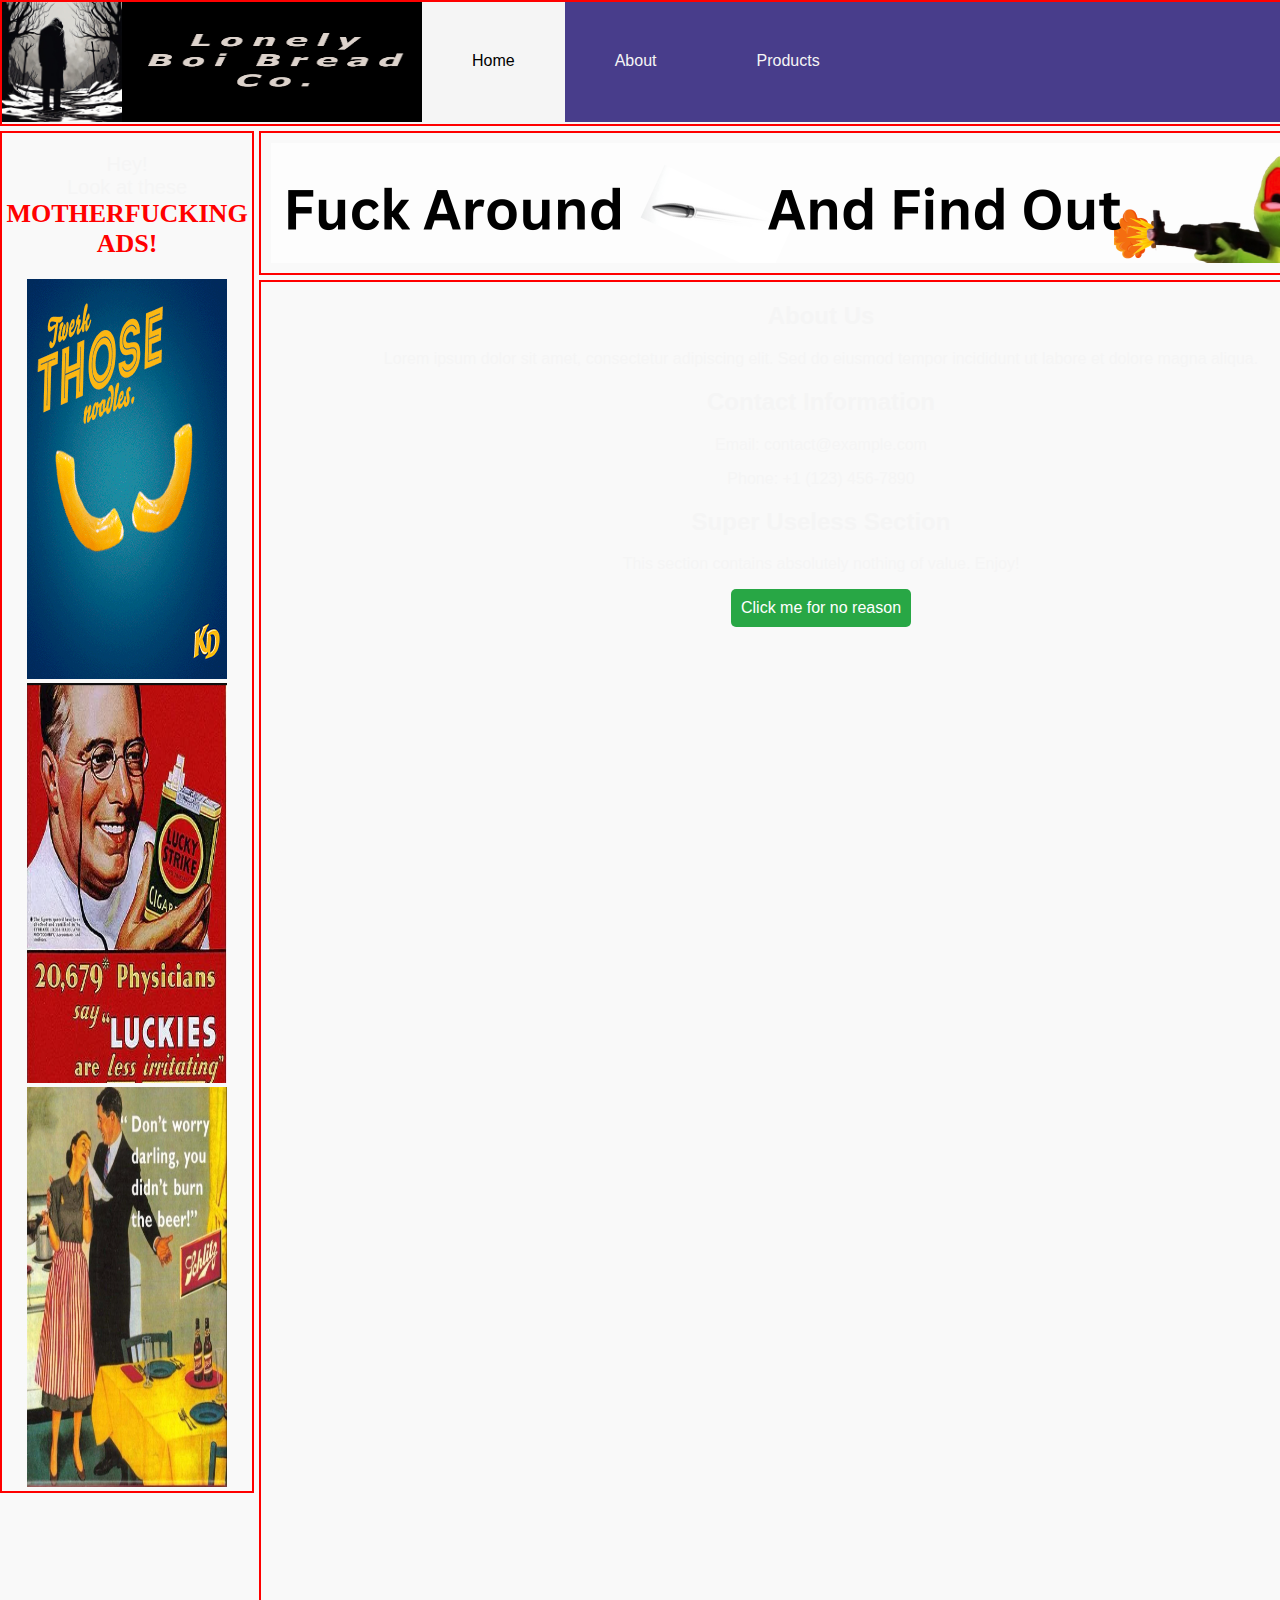
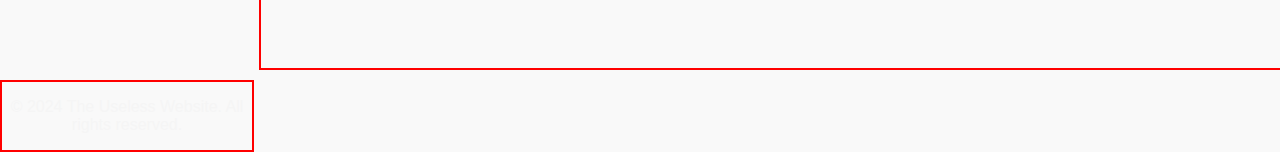
<file: index.html>
<!DOCTYPE html>
<html>
<head>
  <meta charset="UTF-8">
  <title>Hompage</title>
  <link rel="Stylesheet" href="styles.css">
</head>
<body>
<div class="grid-container">
  <div class="item1" id="header">
    <div class="header">
      <img src="./img/lonely_road_by_trever_thomas_dgmr1a8.jpg" alt="Logo" width="120px" height="120px">
      <img src="./img/lonely-boi-bread-co-name.png" alt="lonely-boi-bread-co-name" width="300px" height="120px">
      
      <a class="active" href="index.html">Home</a>
      <a class="link" href="./pages/about.html">About</a>
      
      <div class="dropdown">
          <a class="link" href="./pages/product.html"><span>Products</span></a>
          <div class="dropdown-content">
            <p><a class="sublink"  href="./pages/sourdoughs.html">Sourdoughs</a></p>
            <p><a class="sublink"  href="./pages/whiteysAndWheatys.html">Whiteys and Wheatys</a></p>
            <p><a class="sublink"  href="./pages/mystical-breads.html">Mystical Breads</a></p>
          </div>
      </div>
    </div>
  </div>
  
  <div class="item2" id="sidebar">
    <div>
      <p style="font-size: 20px;">Hey! <br> Look at these <br> <span class="mofo-ads">MOTHERFUCKING ADS!</p>
        <img src="./img/twerk-those-noodles-gif-ad.gif" alt="Twerk Those Noodle gif" width="200" height="400">
        <img src="./img/lucky-strike-ad.png" alt="ciggies are good" width="200" height="400">
        <img src="./img/didnt-burn-the-beer-ad.png" alt="Didn't Burn the Beer" width="200" height="400">
    </div>
    </div>    
  <div class="item3" id="banner">  
    <div id="banner">
      <div class="ad" id="ad1">
          <a href="./pages/product.html" >
              <img src="./img/Fuck Around And Find Out.png" alt="Ad 1" >
          </a>
      </div>
      <div class="ad" id="ad2">
          <a href="./pages/product.html" >
              <img src="./img/Save Money with Membership.png" alt="Ad 2">
          </a>
      </div>
      <div class="ad" id="ad3">
          <a href="./pages/product.html" >
              <img src="./img/We Get It..png" alt="Ad 2">
          </a>
      </div>
      <!-- Add more ad divs as needed -->

    </div>
  
  <script>
    const ads = document.querySelectorAll('.ad');
    let currentIndex = 0;

    function showNextAd() {
        ads.forEach(ad => ad.style.display = 'none');
        ads[currentIndex].style.display = 'block';
        currentIndex = (currentIndex + 1) % ads.length;
    }

    setInterval(showNextAd, 10000); // Change 5000 to the number of milliseconds you want for each rotation

    window.onload = showNextAd; 
  </script> 
  </div>
  <div class="item4" id="content">
    <!-- CONTENT -->
    <main>
        <section>     
          <h2>About Us</h2>
          <p>Lorem ipsum dolor sit amet, consectetur adipiscing elit. Sed do eiusmod tempor incididunt ut labore et dolore magna aliqua.</p>
        </section>
  
      <section>
          <h2>Contact Information</h2>
          <p>Email: contact@example.com</p>
          <p>Phone: +1 (123) 456-7890</p>
      </section>
  
      <div class="funny-div">
          <h2>Super Useless Section</h2>
          <p>This section contains absolutely nothing of value. Enjoy!</p>
          <button class="useless-button" onclick="alert('This button does nothing!')">Click me for no reason</button>
      </div>
  </main>
  </div>
  

  <!--NEEDS WORK!!!!!!!!!!!!!!!!!-->
<div class="item5" id="footer">
  <footer>
      <p>&copy; 2024 The Useless Website. All rights reserved.</p>
  </footer>
  </div>


</body>
</html>
</file>
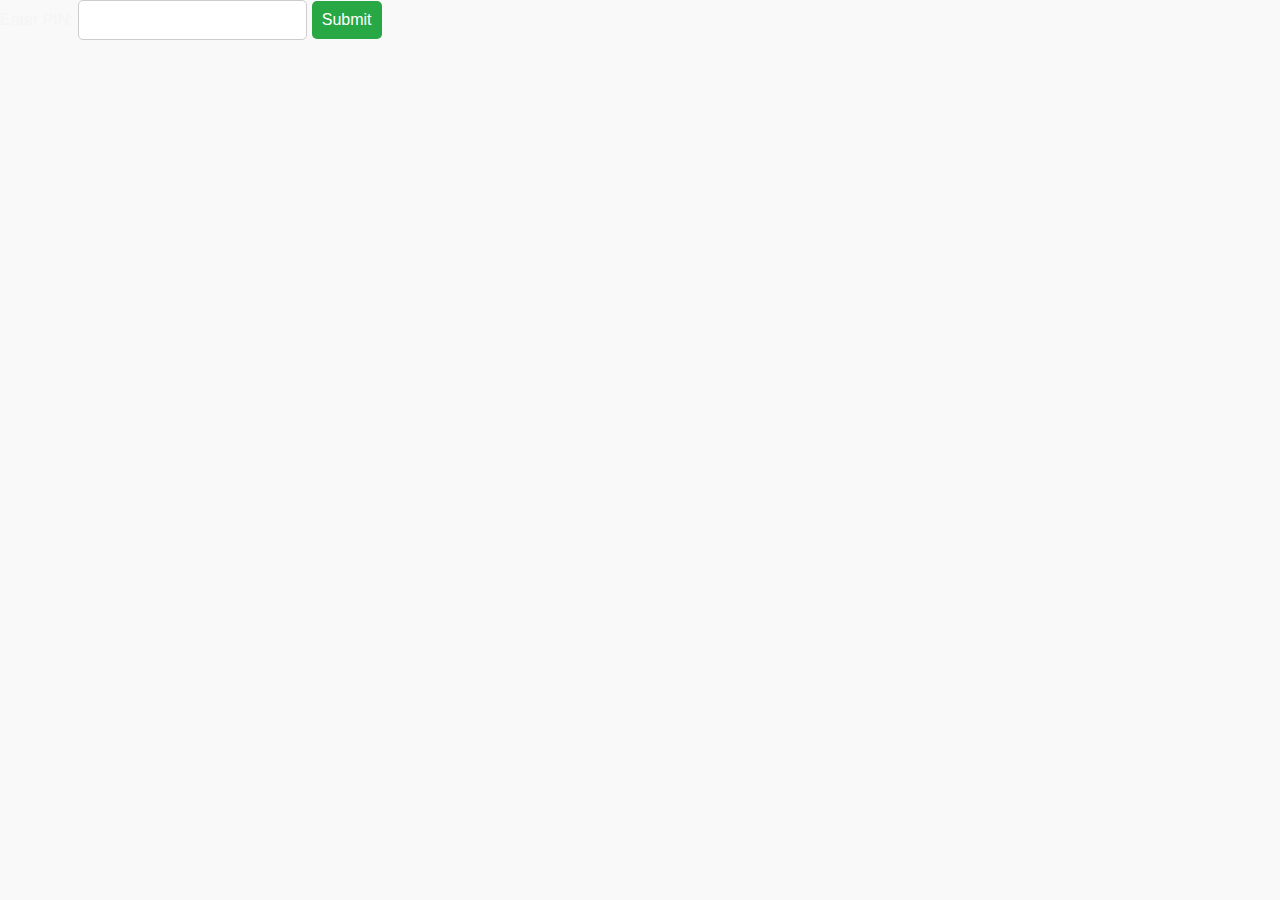
<file: testdoor.html>
<!DOCTYPE html>
<html lang="en">
<head>
    <meta charset="UTF-8">
    <meta name="viewport" cntent="width=device-width, initial-scale=1.0">
    <link rel="Stylesheet" href="styles.css">
    <title>Test These Nuts </title>
</head>
<body>
    
    <div class="pin-container">
        <label for="pinInput">Enter PIN:</label>
        <input type="password" id="pinInput" maxlength="4">
        <button onclick="submitPin()">Submit</button>
        <p id="message"></p>
    </div>

    <script src="script.js"></script>


</body>
</html>
</file>
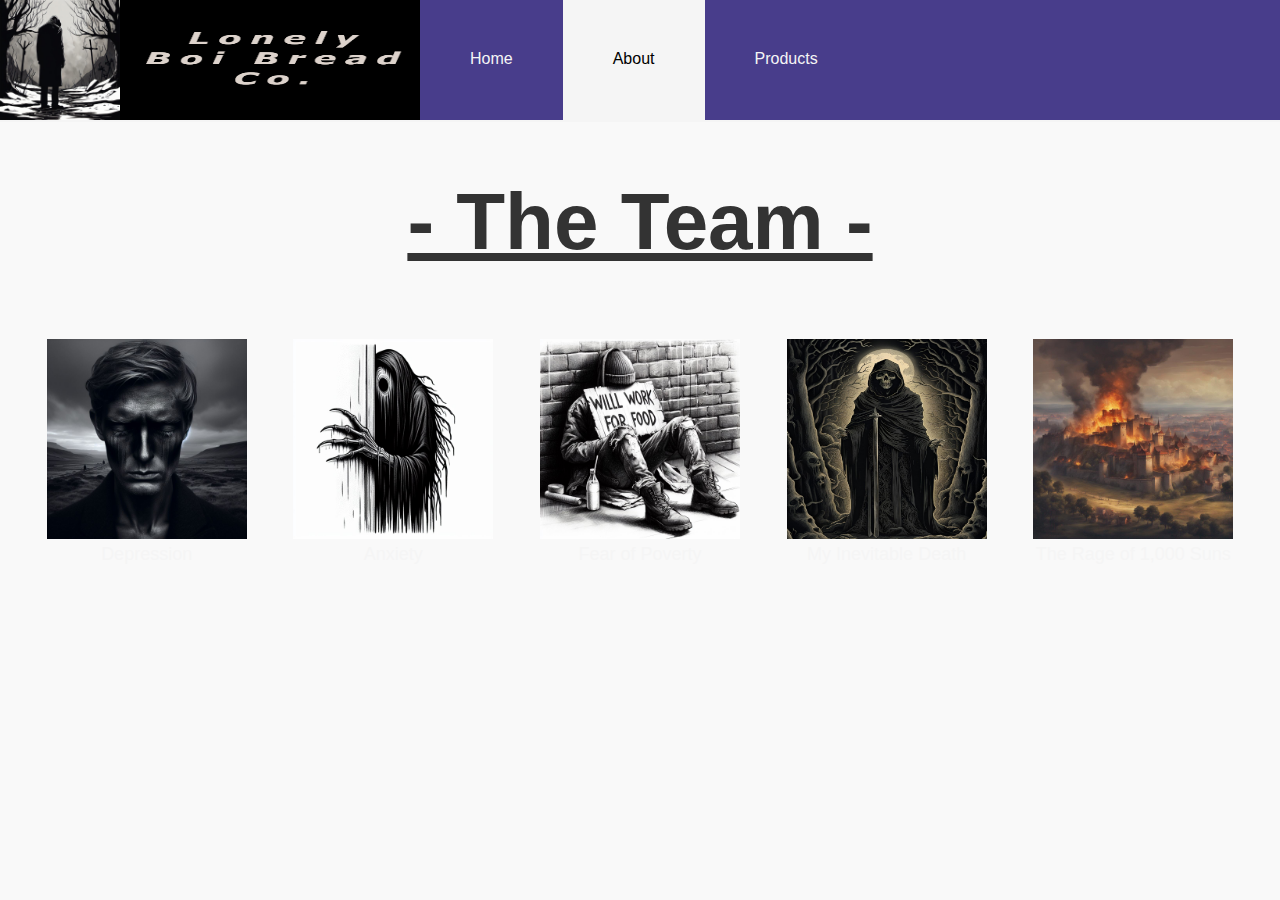
<file: pages/about.html>
<!DOCTYPE html>
<html>
<head>
  <meta charset="UTF-8">
  <title>About</title>
  <link rel="Stylesheet" href="../styles.css">
</head>
<body>

    <div class="header">
        <img src="../img/lonely_road_by_trever_thomas_dgmr1a8.jpg" alt="Logo" width="120px" height="120px">
        <img src="../img/lonely-boi-bread-co-name.png" alt="lonely-boi-bread-co-name" width="300px" height="120px">

        <a class="link" href="../index.html">Home</a>
        <a class="active" href="./about.html">About</a>

        <div class="dropdown">
            <a class="link" href="./product.html"><span>Products</span></a>
            <div class="dropdown-content">
                <p><a class="sublink" target="_blank" href="../pages/sourdoughs.html">Sourdoughs</a></p>
                <p><a class="sublink" target="_blank" href="../pages/whiteysAndWheatys.html">Whiteys and Wheatys</a></p>
                <p><a class="sublink" target="_blank" href="../pages/mystical-breads.html">Mystical Breads</a></p>
            </div>
        </div>
    </div>

    <div class="content">
        <h1 style="text-align: center; font-size: 80px; text-decoration: underline;">- The Team -</h1>
        <div class="container">
            <p class="teammate"> <img src="../img/depression the man.jpg" alt="depressy" width="200" height="200"><br>Depression</p>
            <p class="teammate"> <img src="../img/anxiety the myth 2.jpg" alt="anxiety" width="200" height="200"><br>Anxiety</p>
            <p class="teammate"> <img src="../img/poverty the legend.jpg" alt="Poory" width="200" height="200"><br>Fear of Poverty</p>
            <p class="teammate"> <img src="../img/Necromancer.jpg" alt="deady" width="200" height="200"><br>My Inevitable Death</p>
            <p class="teammate"> <img src="../img/dreamup_creation_by_trever_thomas_dgeilmq.jpg" alt="ragey" width="200" height="200"><br>The Rage of 1,000 Suns</p>
        </div>

    </div>

</body>
</html>
</file>
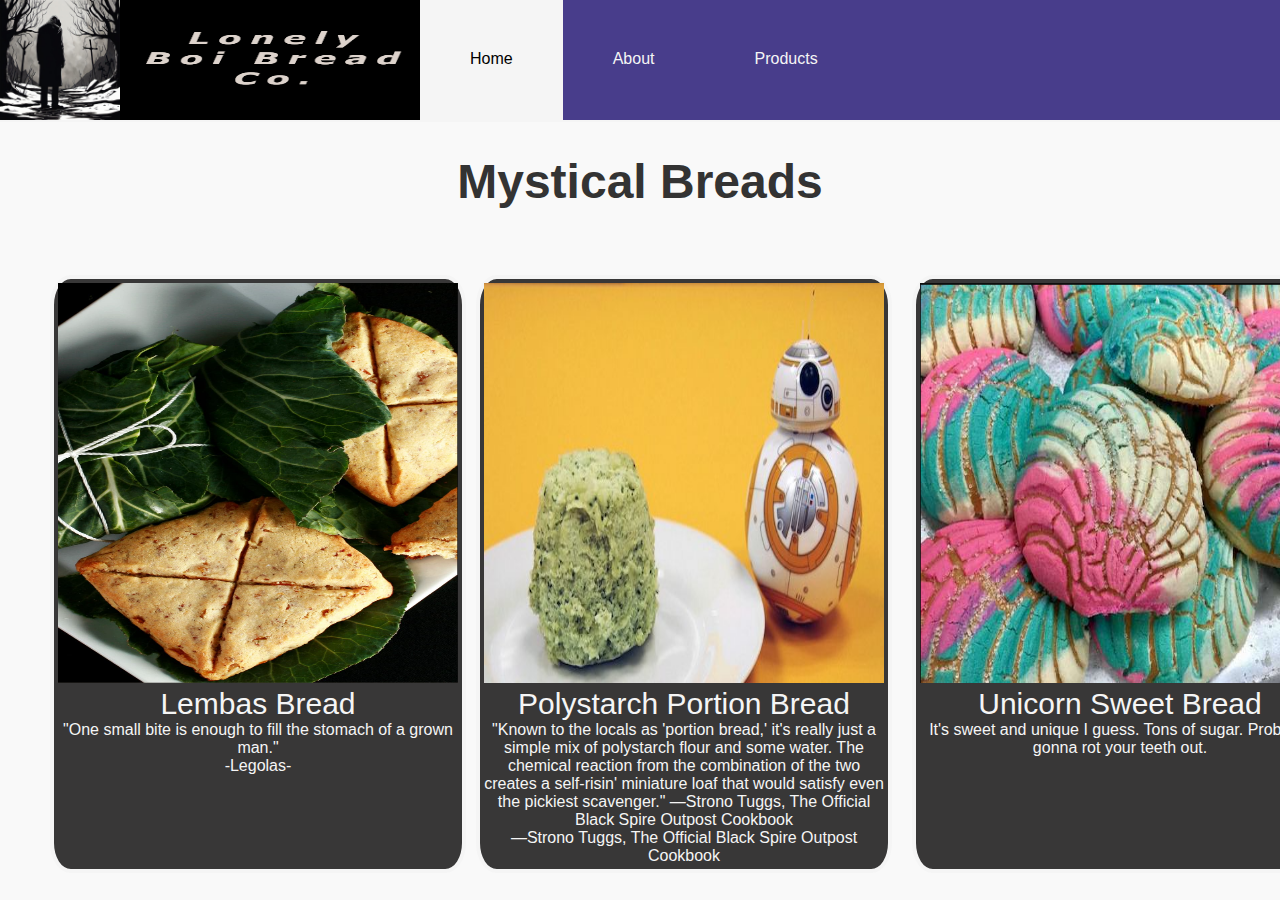
<file: pages/mystical-breads.html>
<!DOCTYPE html>
<html lang="en">
<head>
    <meta charset="UTF-8">
    <meta name="viewport" content="width=device-width, initial-scale=1.0">
    <title>Mystical Breads</title>
    <link rel="Stylesheet" href="../styles.css">
</head>
<body>

<div class="item1" id="header">
  <div class="header">
    <img src="../img/lonely_road_by_trever_thomas_dgmr1a8.jpg" alt="Logo" width="120px" height="120px">
    <img src="../img/lonely-boi-bread-co-name.png" alt="lonely-boi-bread-co-name" width="300px" height="120px">
    
    <a class="active" href="../index.html">Home</a>
    <a class="link" href="../pages/about.html">About</a>
    
    <div class="dropdown">
        <a class="link" href="../pages/product.html"><span>Products</span></a>
        <div class="dropdown-content">
          <p><a class="sublink"  href="../pages/sourdoughs.html">Sourdoughs</a></p>
          <p><a class="sublink"  href="../pages/whiteysAndWheatys.html">Whiteys and Wheatys</a></p>
          <p><a class="sublink"  href="../pages/mystical-breads.html">Mystical Breads</a></p>
        </div>
    </div>
  </div>
</div>


<div class="content">
  <h1 style="text-align: center; font-size: 48px;">Mystical Breads
  </h1>
  <div class="product-container">
  
      <p class="product">
          <a  href="../pages/mystical-breads.html">
          <img src="../img/lembas-bread.png" alt="lembas-bread" width="400" height="400">
          </a>
          <br>
          <a class="product-description"  href="../pages/mystical-breads.html"><span style="font-size: 30px;">Lembas Bread</span>
          <br> "One small bite is enough to fill the stomach of a grown man." <br> -Legolas-
          </a>
      </p>
  
      <p class="product">
          <a  href="../pages/mystical-breads.html">
              <img src="../img/reys-star-wars-bread.png" alt="Star Wars Peasant Bread" width="400" height="400">
          </a>
          <br>
          <a class="product-description"  href="../pages/mystical-breads.html"><span style="font-size: 30px;">Polystarch Portion Bread</span>
              <br> "Known to the locals as 'portion bread,' it's really just a simple mix of polystarch flour and some water. The chemical reaction from the combination of the two creates a self-risin' miniature loaf that would satisfy even the pickiest scavenger."
              ―Strono Tuggs, The Official Black Spire Outpost Cookbook <br> ―Strono Tuggs, The Official Black Spire Outpost Cookbook </p>

  
      <p class="product">
          <a  href="../pages/mystical-breads.html">
          <img src="../img/unicorn-sweet-bread.png" alt="unicorn-sweet-bread" width="400" height="400">
          </a>
          <br>
          <a class="product-description"  href="../pages/mystical-breads.html"><span style="font-size: 30px;">Unicorn Sweet Bread</span>
          <br> It's sweet and unique I guess. Tons of sugar. Probably gonna rot your teeth out.
          </a>
      </p> 
    
</body>
</html>
</file>
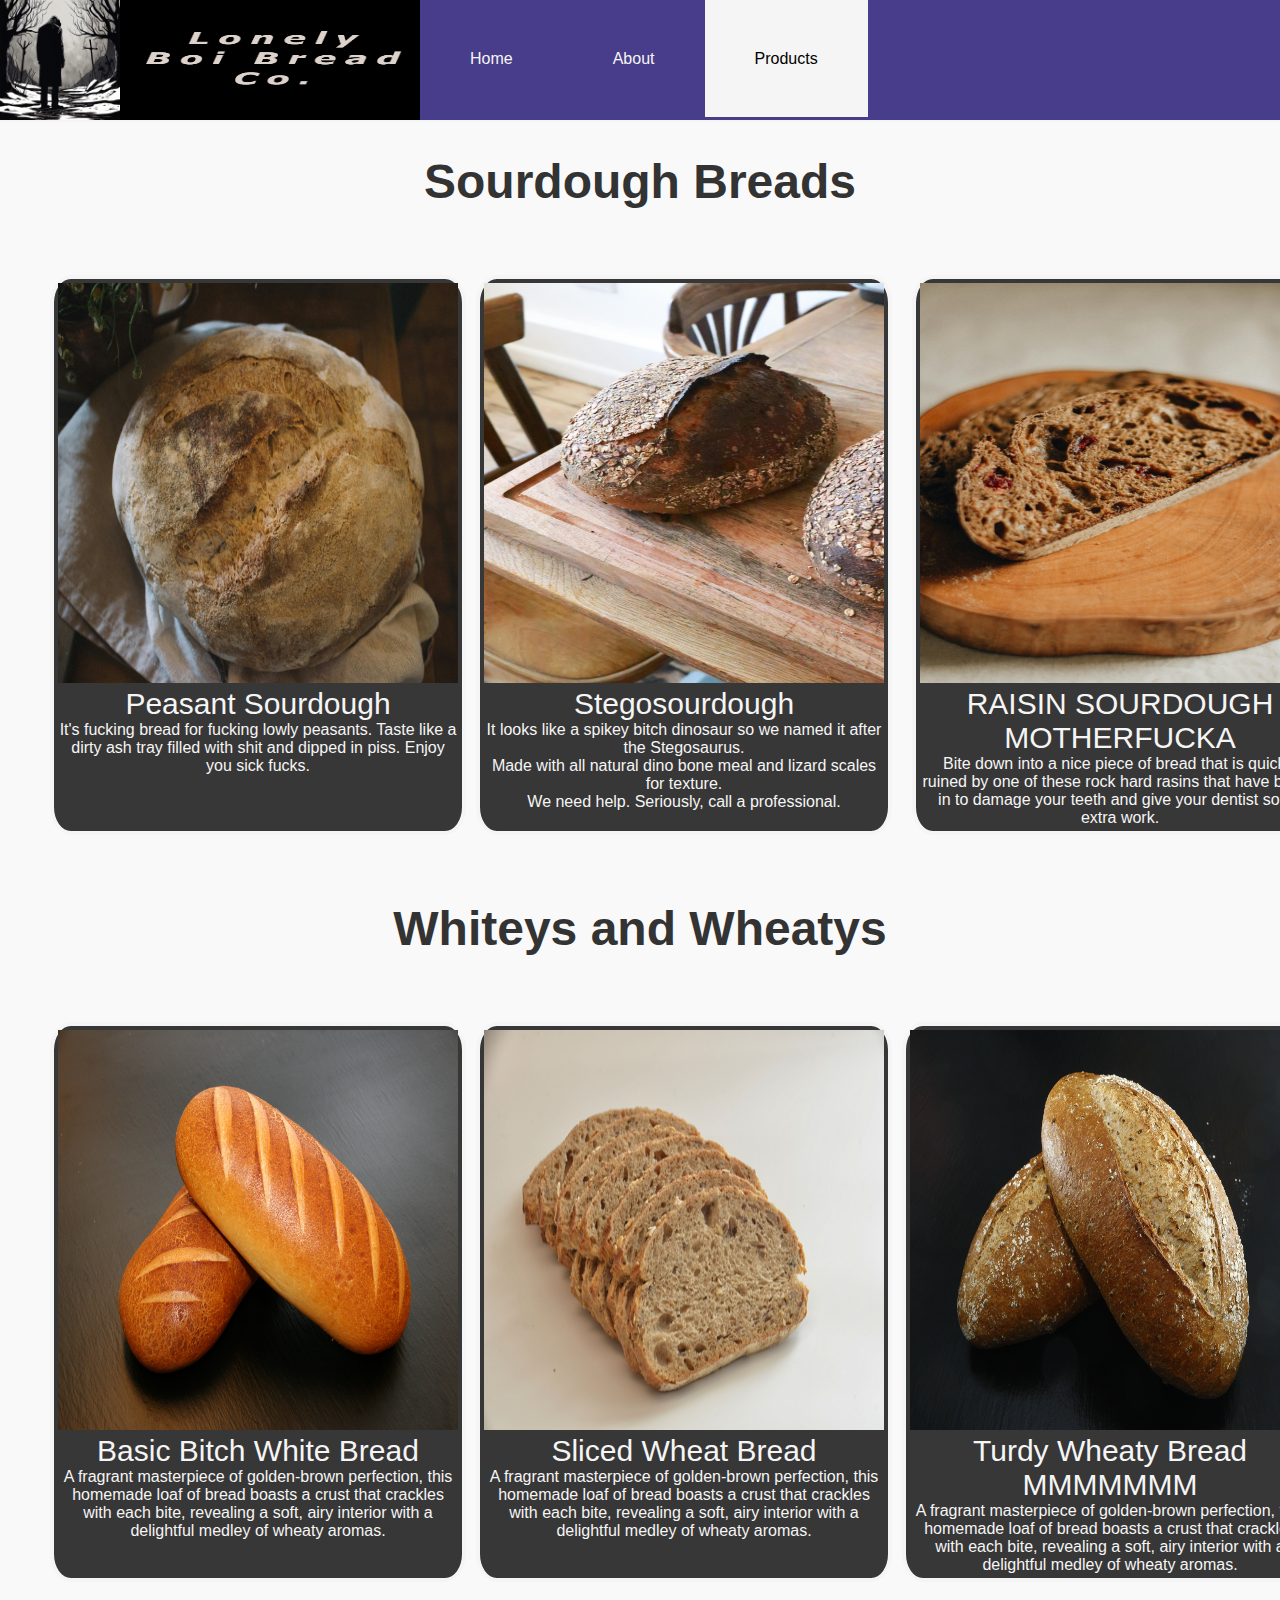
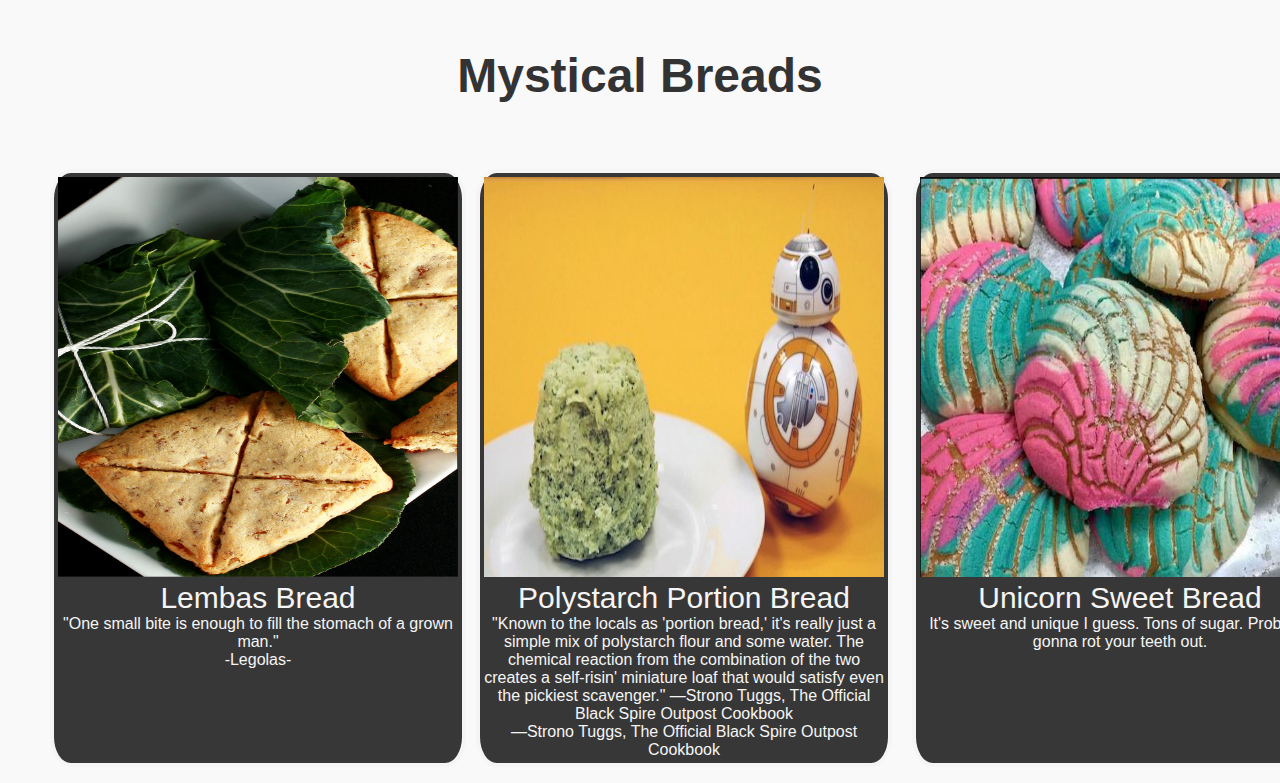
<file: pages/product.html>
<!DOCTYPE html>
<html lang="en">
<head>
    <meta charset="UTF-8">
    <meta name="viewport" content="width=device-width, initial-scale=1.0">
    <title>Products</title>
    <link rel="Stylesheet" href="../styles.css">
</head>
<body>
<div class="item1" id="header">
<div class="header">
    <img src="../img/lonely_road_by_trever_thomas_dgmr1a8.jpg" alt="Logo" width="120px" height="120px">
    <img src="../img/lonely-boi-bread-co-name.png" alt="lonely-boi-bread-co-name" width="300px" height="120px">
    
    <a class="link" href="../index.html">Home</a>
    <a class="link" href="../pages/about.html">About</a>
    
    <div class="dropdown">
        <a class="active" href="../pages/product.html"><span>Products</span></a>
        <div class="dropdown-content">
        <p><a class="sublink"  href="../pages/sourdoughs.html">Sourdoughs</a></p>
        <p><a class="sublink"  href="../pages/whiteysAndWheatys.html">Whiteys and Wheatys</a></p>
        <p><a class="sublink"  href="../pages/mystical-breads.html">Mystical Breads</a></p>
        </div>
    </div>
</div>

<div class="content">
<a class="clicky-product-header" href="sourdoughs.html">
<h1 style="text-align: center; font-size: 48px;">Sourdough Breads</h1>
</a>
<div class="product-container">

<p class="product">
<a  href="../pages/sourdoughs.html">
<img src="../img/peasant-sourdough.png" alt="peasant-sourdough" width="400" height="400">
</a>
<br>
<a class="product-description"  href="../pages/sourdoughs.html"><span style="font-size: 30px;">Peasant Sourdough</span>
<br> It's fucking bread for fucking lowly peasants. Taste like a dirty ash tray filled with shit and dipped in piss. Enjoy you sick fucks.</a>
</p>

<p class="product">
<a  href="../pages/sourdoughs.html">
<img src="../img/Stegosourdough.jpg" alt="Stegosourdough" width="400" height="400">
</a>
<br>
<a class="product-description"  href="../pages/sourdoughs.html"><span style="font-size: 30px;">Stegosourdough</span>
<br> It looks like a spikey bitch dinosaur so we named it after the Stegosaurus. <br> Made with all natural dino bone meal and lizard scales for texture. <br> We need help. Seriously, call a professional.
</p>

<p class="product">
<a  href="../pages/sourdoughs.html">
<img src="../img/raisin-sourdough.jpg" alt="raisin-sourdough" width="400" height="400">
</a>
<br>
<a class="product-description"  href="../pages/sourdoughs.html"><span style="font-size: 30px;">RAISIN SOURDOUGH MOTHERFUCKA</span>
<br> Bite down into a nice piece of bread that is quickly ruined by one of these rock hard rasins that have baked in to damage your teeth and give your dentist some extra work.</a>
</p>

</div>

<div class="content">
<a class="clicky-product-header" href="whiteysAndWheatys.html">
<h1 style="text-align: center; font-size: 48px;">Whiteys and Wheatys</h1>
</a>
<div class="product-container">

<p class="product">
<a  href="../pages/sourdoughs.html">
<img src="../img/bread1.jpg" alt="bread product 1" width="400" height="400">
</a>
<br>
<a class="product-description"  href="../pages/sourdoughs.html"><span style="font-size: 30px;">Basic Bitch White Bread</span>
<br> A fragrant masterpiece of golden-brown perfection, this homemade loaf of bread boasts a crust that crackles with each bite, revealing a soft, airy interior with a delightful medley of wheaty aromas.</a>
</p>

<p class="product">
<a  href="whiteysAndWheatys.html">
<img src="../img/bread2.jpg" alt="bread product 2" width="400" height="400">
</a>
<br>
<a class="product-description"  href="../pages/sourdoughs.html"><span style="font-size: 30px;">Sliced Wheat Bread</span>
<br> A fragrant masterpiece of golden-brown perfection, this homemade loaf of bread boasts a crust that crackles with each bite, revealing a soft, airy interior with a delightful medley of wheaty aromas.</a>
</p>

<p class="product">
<a  href="../pages/mystical-breads.html">
<img src="../img/bread3.jpg" alt="bread product 3" width="400" height="400">
</a>
<br>
<a class="product-description"  href="../pages/sourdoughs.html"><span style="font-size: 30px;">Turdy Wheaty Bread MMMMMMM</span>
<br> A fragrant masterpiece of golden-brown perfection, this homemade loaf of bread boasts a crust that crackles with each bite, revealing a soft, airy interior with a delightful medley of wheaty aromas.</a>
</p>

</div>


<div class="content">
<a class="clicky-product-header" href="mystical-breads.html">
<h1 style="text-align: center; font-size: 48px;">Mystical Breads</h1>
</a>
<div class="product-container">

<p class="product">
<a  href="../pages/mystical-breads.html">
<img src="../img/lembas-bread.png" alt="lembas-bread" width="400" height="400">
</a>
<br>
<a class="product-description"  href="../pages/mystical-breads.html"><span style="font-size: 30px;">Lembas Bread</span>
<br> "One small bite is enough to fill the stomach of a grown man." <br> -Legolas-
</a>
</p>

<p class="product">
<a  href="../pages/mystical-breads.html">
<img src="../img/reys-star-wars-bread.png" alt="Star Wars Peasant Bread" width="400" height="400">
</a>
<br>
<a class="product-description"  href="../pages/mystical-breads.html"><span style="font-size: 30px;">Polystarch Portion Bread</span>
<br> "Known to the locals as 'portion bread,' it's really just a simple mix of polystarch flour and some water. The chemical reaction from the combination of the two creates a self-risin' miniature loaf that would satisfy even the pickiest scavenger."
―Strono Tuggs, The Official Black Spire Outpost Cookbook <br> ―Strono Tuggs, The Official Black Spire Outpost Cookbook 
</p>


<p class="product">
<a  href="../pages/mystical-breads.html">
<img src="../img/unicorn-sweet-bread.png" alt="unicorn-sweet-bread" width="400" height="400">
</a>
<br>
<a class="product-description"  href="../pages/mystical-breads.html"><span style="font-size: 30px;">Unicorn Sweet Bread</span>
<br> It's sweet and unique I guess. Tons of sugar. Probably gonna rot your teeth out.
</a>
</p> 

</div>
</div>
</body>
</html>
</file>
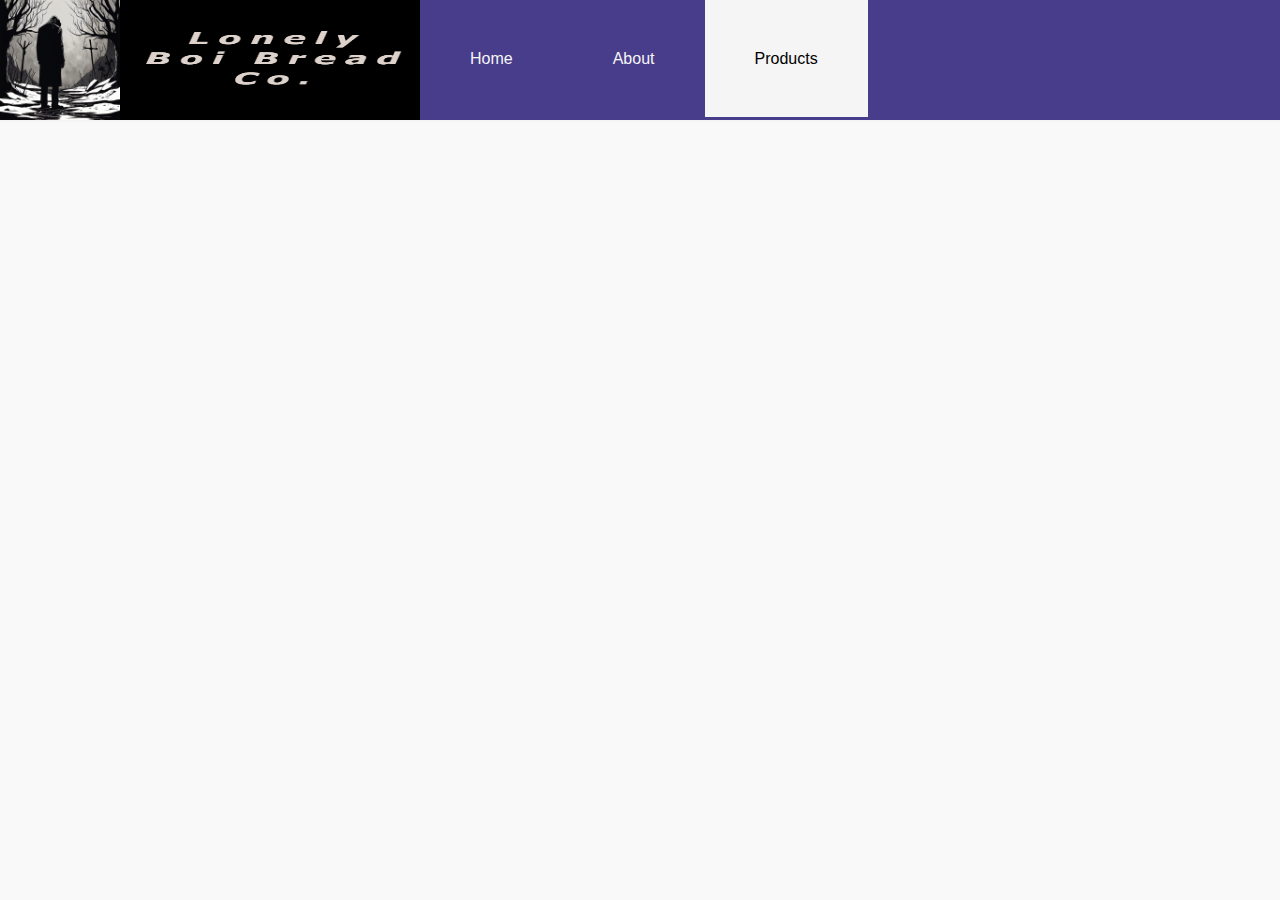
<file: pages/single-product-template.html>
<!DOCTYPE html>
<html lang="en">
<head>
    <meta charset="UTF-8">
    <meta name="viewport" content="width=device-width, initial-scale=1.0">
    <title>FUCKING PRODUCT NAME</title>
    <link rel="Stylesheet" href="../styles.css">
</head>
<body>
<div class="item1" id="header">
<div class="header">
    <img src="../img/lonely_road_by_trever_thomas_dgmr1a8.jpg" alt="Logo" width="120px" height="120px">
    <img src="../img/lonely-boi-bread-co-name.png" alt="lonely-boi-bread-co-name" width="300px" height="120px">
    
    <a class="link" href="../index.html">Home</a>
    <a class="link" href="../pages/about.html">About</a>
    
    <div class="dropdown">
        <a class="active" href="../pages/product.html"><span>Products</span></a>
        <div class="dropdown-content">
        <p><a class="sublink"  href="../pages/sourdoughs.html">Sourdoughs</a></p>
        <p><a class="sublink"  href="../pages/whiteysAndWheatys.html">Whiteys and Wheatys</a></p>
        <p><a class="sublink"  href="../pages/mystical-breads.html">Mystical Breads</a></p>
        </div>
    </div>
</div>
    
<!--Make sure you change the link to the individual products to this page-->





</body>
</html>
</file>
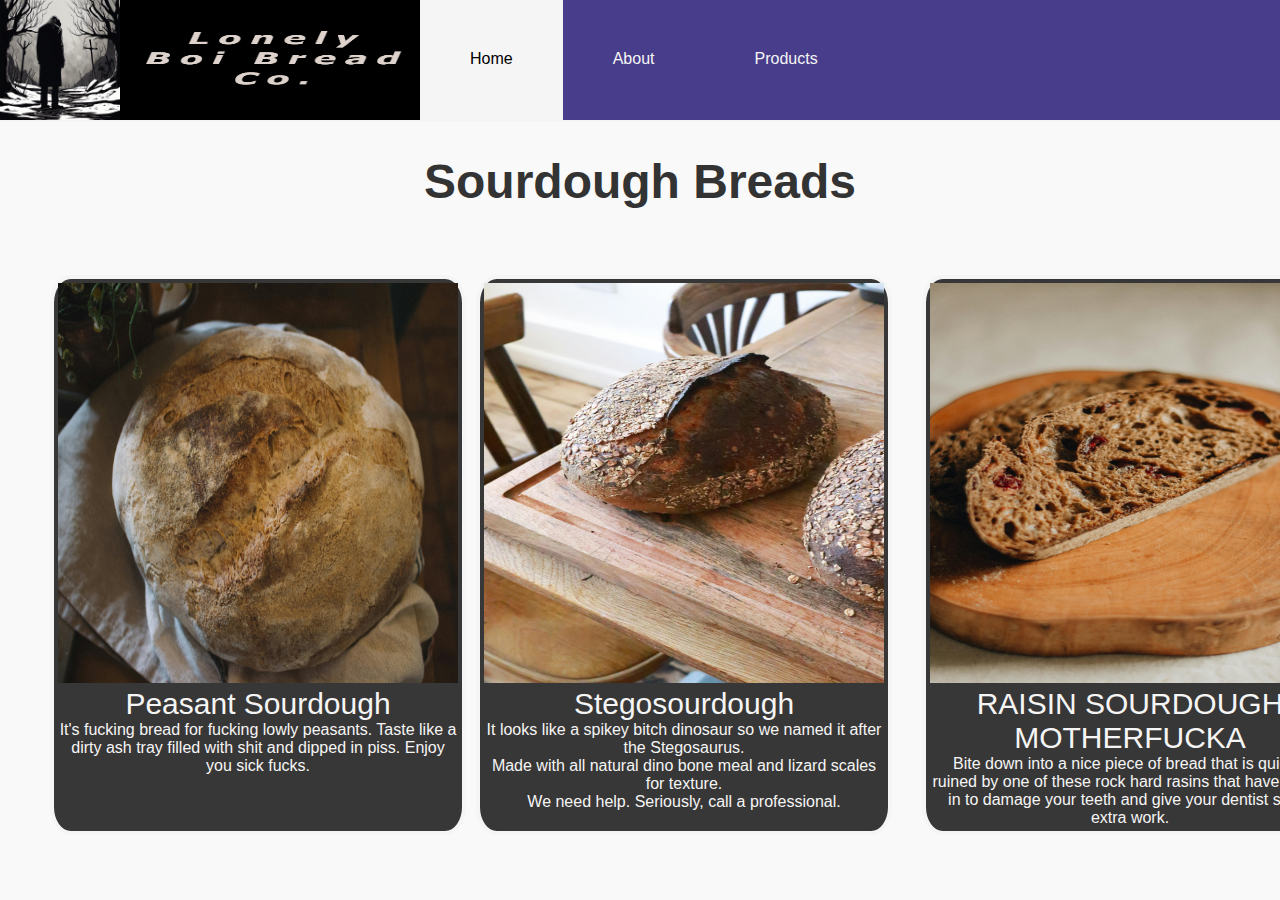
<file: pages/sourdoughs.html>
<!DOCTYPE html>
<html lang="en">
<head>
    <meta charset="UTF-8">
    <meta name="viewport" content="width=device-width, initial-scale=1.0">
    <title>Sourdoughs</title>
    <link rel="Stylesheet" href="../styles.css">
</head>
<body>
    <div class="item1" id="header">
        <div class="header">
          <img src="../img/lonely_road_by_trever_thomas_dgmr1a8.jpg" alt="Logo" width="120px" height="120px">
          <img src="../img/lonely-boi-bread-co-name.png" alt="lonely-boi-bread-co-name" width="300px" height="120px">
          
          <a class="active" href="../index.html">Home</a>
          <a class="link" href="../pages/about.html">About</a>
          
          <div class="dropdown">
              <a class="link" href="../pages/product.html"><span>Products</span></a>
              <div class="dropdown-content">
                <p><a class="sublink"  href="../pages/sourdoughs.html">Sourdoughs</a></p>
                <p><a class="sublink"  href="../pages/whiteysAndWheatys.html">Whiteys and Wheatys</a></p>
                <p><a class="sublink"  href="../pages/mystical-breads.html">Mystical Breads</a></p>
              </div>
          </div>
        </div>
      </div>

<div class="content">
<h1 style="text-align: center; font-size: 48px;">Sourdough Breads</h1>
    <div class="product-container">

        <p class="product">
            <a  href="../pages/product-pages/peasant-sourdough.html">
            <img src="../img/peasant-sourdough.png" alt="peasant-sourdough" width="400" height="400">
            </a>
            <br>
            <a class="product-description"  href="../pages/product-pages/peasant-sourdough.html"><span style="font-size: 30px;">Peasant Sourdough</span>
            <br> It's fucking bread for fucking lowly peasants. Taste like a dirty ash tray filled with shit and dipped in piss. Enjoy you sick fucks.</a>
        </p>

        <p class="product">
            <a  href="../pages/sourdoughs.html">
            <img src="../img/Stegosourdough.jpg" alt="Stegosourdough" width="400" height="400">
            </a>
            <br>
            <a class="product-description"  href="../pages/sourdoughs.html"><span style="font-size: 30px;">Stegosourdough</span>
            <br> It looks like a spikey bitch dinosaur so we named it after the Stegosaurus. <br> Made with all natural dino bone meal and lizard scales for texture. <br> We need help. Seriously, call a professional.</p>
            </a>
        </p>

        <p class="product">
            <a  href="../pages/sourdoughs.html">
            <img src="../img/raisin-sourdough.jpg" alt="raisin-sourdough" width="400" height="400">
            </a>
            <br>
            <a class="product-description"  href="../pages/sourdoughs.html"><span style="font-size: 30px;">RAISIN SOURDOUGH MOTHERFUCKA</span>
            <br> Bite down into a nice piece of bread that is quickly ruined by one of these rock hard rasins that have baked in to damage your teeth and give your dentist some extra work.
            </a>
        </p>

    </div>
</div>    
</body>
</html>
</file>
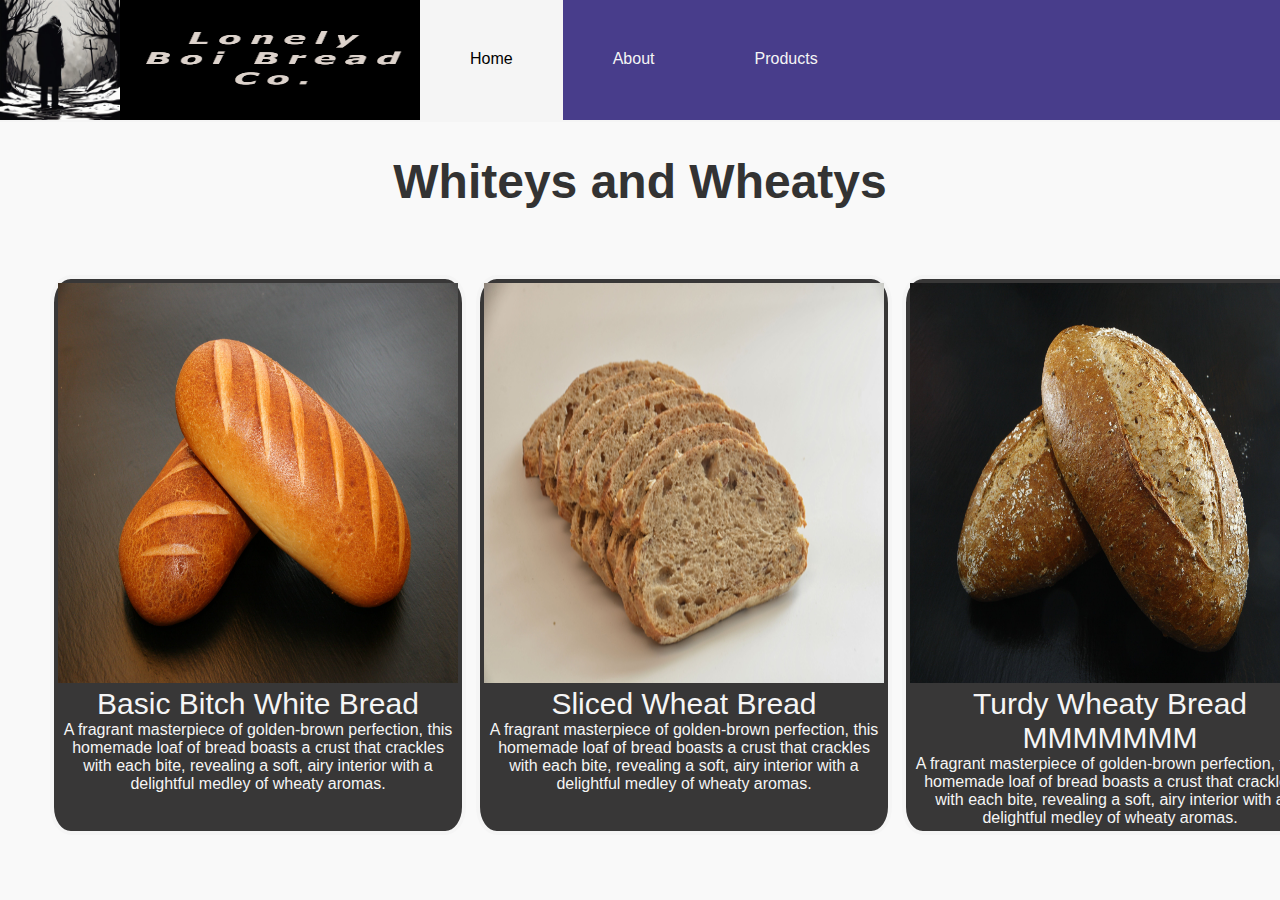
<file: pages/whiteysAndWheatys.html>
<!DOCTYPE html>
<html lang="en">
<head>
    <meta charset="UTF-8">
    <meta name="viewport" content="width=device-width, initial-scale=1.0">
    <title>Whiteys and Wheatys</title>
    <link rel="Stylesheet" href="../styles.css">
</head>
<body>
    <div class="item1" id="header">
        <div class="header">
          <img src="../img/lonely_road_by_trever_thomas_dgmr1a8.jpg" alt="Logo" width="120px" height="120px">
          <img src="../img/lonely-boi-bread-co-name.png" alt="lonely-boi-bread-co-name" width="300px" height="120px">
          
          <a class="active" href="../index.html">Home</a>
          <a class="link" href="../pages/about.html">About</a>
          
          <div class="dropdown">
              <a class="link" href="../pages/product.html"><span>Products</span></a>
              <div class="dropdown-content">
                <p><a class="sublink"  href="../pages/sourdoughs.html">Sourdoughs</a></p>
                <p><a class="sublink"  href="../pages/whiteysAndWheatys.html">Whiteys and Wheatys</a></p>
                <p><a class="sublink"  href="../pages/mystical-breads.html">Mystical Breads</a></p>
              </div>
          </div>
        </div>
      </div>

      <div class="content">
        <h1 style="text-align: center; font-size: 48px;">Whiteys and Wheatys</h1>
            <div class="product-container">

                <p class="product">
                    <a  href="../pages/sourdoughs.html">
                        <img src="../img/bread1.jpg" alt="bread product 1" width="400" height="400">
                    </a>
                    <br>
                    <a class="product-description"  href="../pages/sourdoughs.html"><span style="font-size: 30px;">Basic Bitch White Bread</span>
                        <br> A fragrant masterpiece of golden-brown perfection, this homemade loaf of bread boasts a crust that crackles with each bite, revealing a soft, airy interior with a delightful medley of wheaty aromas.</a>
                </p>

                <p class="product">
                    <a  href="whiteysAndWheatys.html">
                        <img src="../img/bread2.jpg" alt="bread product 2" width="400" height="400">
                    </a>
                    <br>
                    <a class="product-description"  href="../pages/sourdoughs.html"><span style="font-size: 30px;">Sliced Wheat Bread</span>
                        <br> A fragrant masterpiece of golden-brown perfection, this homemade loaf of bread boasts a crust that crackles with each bite, revealing a soft, airy interior with a delightful medley of wheaty aromas.</a>
                </p>

                <p class="product">
                    <a  href="../pages/mystical-breads.html">
                        <img src="../img/bread3.jpg" alt="bread product 3" width="400" height="400">
                    </a>
                    <br>
                    <a class="product-description"  href="../pages/sourdoughs.html"><span style="font-size: 30px;">Turdy Wheaty Bread MMMMMMM</span>
                        <br> A fragrant masterpiece of golden-brown perfection, this homemade loaf of bread boasts a crust that crackles with each bite, revealing a soft, airy interior with a delightful medley of wheaty aromas.</a>
                </p>

            </div>
    </div>
    


</body>
</html>
</file>
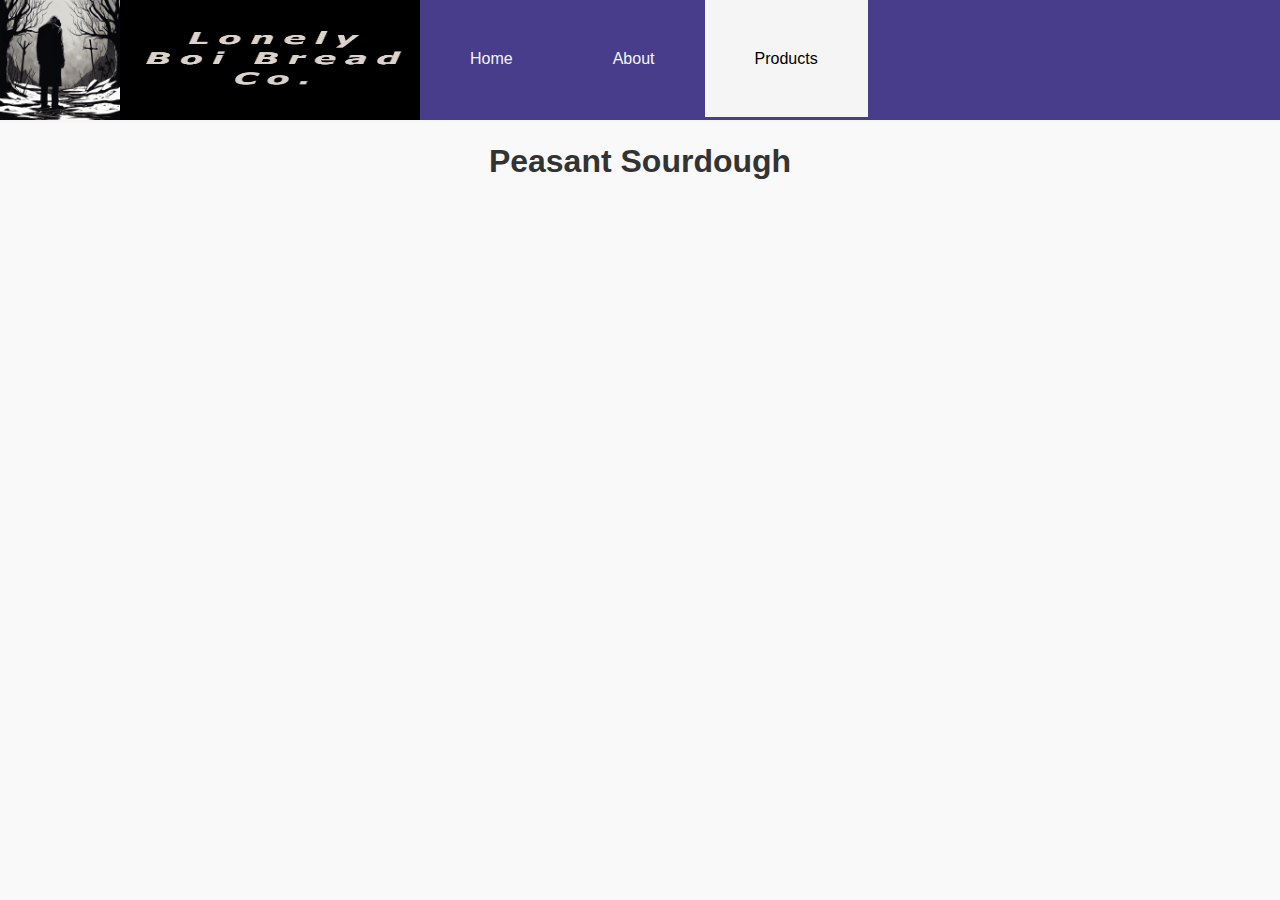
<file: pages/product-pages/peasant-sourdough.html>
<!DOCTYPE html>
<html lang="en">
<head>
    <meta charset="UTF-8">
    <meta name="viewport" content="width=device-width, initial-scale=1.0">
    <title>FUCKING PRODUCT NAME</title>
    <link rel="Stylesheet" href="../../styles.css">
</head>
<body>
<div class="item1" id="header">
<div class="header">
    <img src="../../img/lonely_road_by_trever_thomas_dgmr1a8.jpg" alt="Logo" width="120px" height="120px">
    <img src="../../img/lonely-boi-bread-co-name.png" alt="lonely-boi-bread-co-name" width="300px" height="120px">
    
    <a class="link" href="../../index.html">Home</a>
    <a class="link" href="../../pages/about.html">About</a>
    
    <div class="dropdown">
        <a class="active" href="../../pages/product.html"><span>Products</span></a>
        <div class="dropdown-content">
        <p><a class="sublink"  href="../../pages/sourdoughs.html">Sourdoughs</a></p>
        <p><a class="sublink"  href="../../pages/whiteysAndWheatys.html">Whiteys and Wheatys</a></p>
        <p><a class="sublink"  href="../../pages/mystical-breads.html">Mystical Breads</a></p>
        </div>
    </div>
</div>
    
<!--Make sure you change the link to the individual products to this page-->


<h1> Peasant Sourdough</h1>


</body>
</html>
</file>
<file: styles.css>
@font-face {
    font-family: Ubuntu;
    src: url(../fonts/Ubuntu/Ubuntu-Regular.ttf)
}

body {
  font-family: Ubuntu;
  background-color: black;
  color: whitesmoke;    
  height: 100vh;
  margin: 0;
}
.grid-container {
  display: grid;
  grid-template-columns: auto auto auto ;
  grid-template-rows: auto auto;
  gap: 5px;
  
}

.grid-container > div {
  border: red solid 2px;
  text-align: center;
  
}

/* item1 = header / item2 = sidebar / item3 = banner / item4 = content */

.item1 {
  grid-column: 1 / 15;
}

.item2 {
  grid-column: 1 / 2;
  grid-row: 2 / 4;
  width: 250px;
}

.item3 {
  grid-column: 2/ 15;
  grid-row: 2;
  padding: 10px;
  height: 120px;
}

.item4 {
  grid-column: 2 / 15;
  grid-row: 3 / 5;
}

.item5 {

  grid-row: 6;
}

.dropdown {
  position: relative;
  display: inline-block;
  padding-top: 50px;
  
}
  
.dropdown-content {
  display: none;
  position: absolute;
  background-color: whitesmoke;
  min-width: 160px;
  box-shadow: 0px 8px 16px 0px rgba(0,0,0,0.2);
  padding: 12px 16px;
  z-index: 1;
}

.dropdown:hover .dropdown-content {
  display: block;
  margin-top: 30px;
}

.link {
  color: whitesmoke;
  padding: 50px;
}

.link:hover {
  background-color: rgb(88, 81, 134);
}

.active {
  background-color: whitesmoke;
  color: black;
  padding: 50px;
}
ul {
  list-style: none;
  
}

a {
  text-decoration: none;
}

.header {
  background-color: darkslateblue;
  display: flex;
  flex-shrink: 0;
}

.clicky-product-header {
  color: whitesmoke;
}

.clicky-product-header:hover {
  color: slateblue;
  -webkit-text-stroke-color: whitesmoke;
  -webkit-text-stroke-width: 1px;
}

.sublink {
  color: black;
}

.sublink:hover {
  background-color: lightgray;
}

.header {
  color: whitesmoke;
  border-bottom: whitesmoke solid 2px;
}

.container {
  display: flex;
  flex-shrink: 0;
  justify-content: space-evenly;
  text-align: center;
  font-size: 18px;
  margin-top: 0;
}

.product-container {
  display: flex;
  flex-shrink: 0;
  justify-content: space-evenly;
  margin: 50px;
  gap: 10px;
}

.product {
  flex: 1;
  text-align: center;
  border: whitesmoke solid 4px;
  border-radius: 5%;
  padding: 4px;
  background-color: rgb(56, 55, 55);
}

.product:hover, .product-description:hover {
  border-color: darkslateblue;
  color: slateblue;
}

.product-description {
    color: whitesmoke;
}

.mofo-ads { 
  font-size: 26px; 
  font-weight: 900;
  font-family: serif; 
  color:red;
  text-align: center; 
  animation: animate .75s linear infinite; 
}

@keyframes animate { 
  0% { 
      opacity: 0; 
  } 

  50% { 
      opacity: 0.7; 
  } 

  100% { 
      opacity: 0; 
  } 
} 


/*Single Product CSS*/

.singprod {
  display: grid;
  grid-template-columns: repeat(5, 1fr);
  grid-template-rows: repeat(5, 1fr);
  grid-column-gap: 0px;
  grid-row-gap: 0px;
  border: blue solid 2px;
  padding: 5px;
}

/* TITLE SECTION */  
.title { 
  grid-area: 1 / 1 / 2 / 6; 
  border: red solid 2px;
}

.product-title {
  font-size: 70px;
  text-align: center;
    align-content: center;
}

.transaction-links {
  display: flex;
  justify-content: left;
  align-items: center;
  padding-left: 200px;
  gap: 5px;
}

.linky {
  color: lightgray;
}
  
/* SIDE MENU */
.side-menu { 
  grid-area: 2 / 1 / 6 / 2;
  padding: 15px;
  border: red solid 2px;
}


/* Image Section */  
.image-section { 
  grid-area: 2 / 2 / 4 / 4; 
  padding: 15px;
  border: red solid 2px;
}


.image-gallery {
  display: flex;
  flex-direction: column;
  align-items: center;
}

.main-image-container {
  position: relative;
  width: 500px;
  height: 500px;
  overflow: hidden;
  border: 1px solid #ccc;
  margin-bottom: 20px; 
}

.main-image-container img {
  width: 100%;
  height: 100%;
  object-fit: cover;
  transition: transform 0.3s ease, left 0.3s ease, top 0.3s ease;
  position: absolute;
}

.thumbnail-container {
  display: flex;
  gap: 10px;
}

.thumbnail-container img {
  width: 100px;
  height: 100px;
  object-fit: cover;
  cursor: pointer;
  border: 1px solid #ccc;
  transition: border 0.3s ease;
}

.thumbnail-container img:hover {
  border: 1px solid #000;
}

/* Description And Add To Cart */ 
.description-cart { 
  grid-area: 2 / 4 / 4 / 6; 
  padding: 15px;
  border: red solid 2px;
}

.add-to-cart {
  background-color: darkslateblue;
  color: whitesmoke;
  padding: 10px 20px;
  margin-top: 50px;
  margin-left: 20px;
  border: whitesmoke solid 2px;
  cursor: pointer;
  font-size: 16px;
}

.add-to-cart:hover {
  background-color: slateblue;
}

.add-to-wishlist {
  background-color: darkslateblue;
  color: whitesmoke;
  padding: 10px 20px;
  border: whitesmoke solid 2px;
  cursor: pointer;
  font-size: 16px;
}

.add-to-wishlist:hover {
  background-color: slateblue;
}

/* Reviews */  
.reviews { 
  grid-area: 4 / 2 / 6 / 6; 
  padding: 15px;
  border: red solid 2px;
  text-align: center;
}

body {
  font-family: Arial, sans-serif;
  background-color: #f9f9f9;
  margin: 0;
  padding: 0;
}

.review-container {
  max-width: 600px;
  margin: 50px auto;
  padding: 20px;
  background-color: white;
  box-shadow: 0 0 10px rgba(0, 0, 0, 0.1);
}

h1 {
  text-align: center;
  color: #333;
}

form {
  display: flex;
  flex-direction: column;
}

input, textarea {
  margin-bottom: 10px;
  padding: 10px;
  font-size: 16px;
  border: 1px solid #ccc;
  border-radius: 5px;
}

button {
  padding: 10px;
  font-size: 16px;
  background-color: #28a745;
  color: white;
  border: none;
  border-radius: 5px;
  cursor: pointer;
}

button:hover {
  background-color: #218838;
}

#reviews {
  margin-top: 20px;
}

.review {
  background-color: #f1f1f1;
  padding: 10px;
  margin-bottom: 10px;
  border-radius: 5px;
}

.review h3 {
  margin: 0 0 5px 0;
}

.review p {
  margin: 0;
}
</file>
